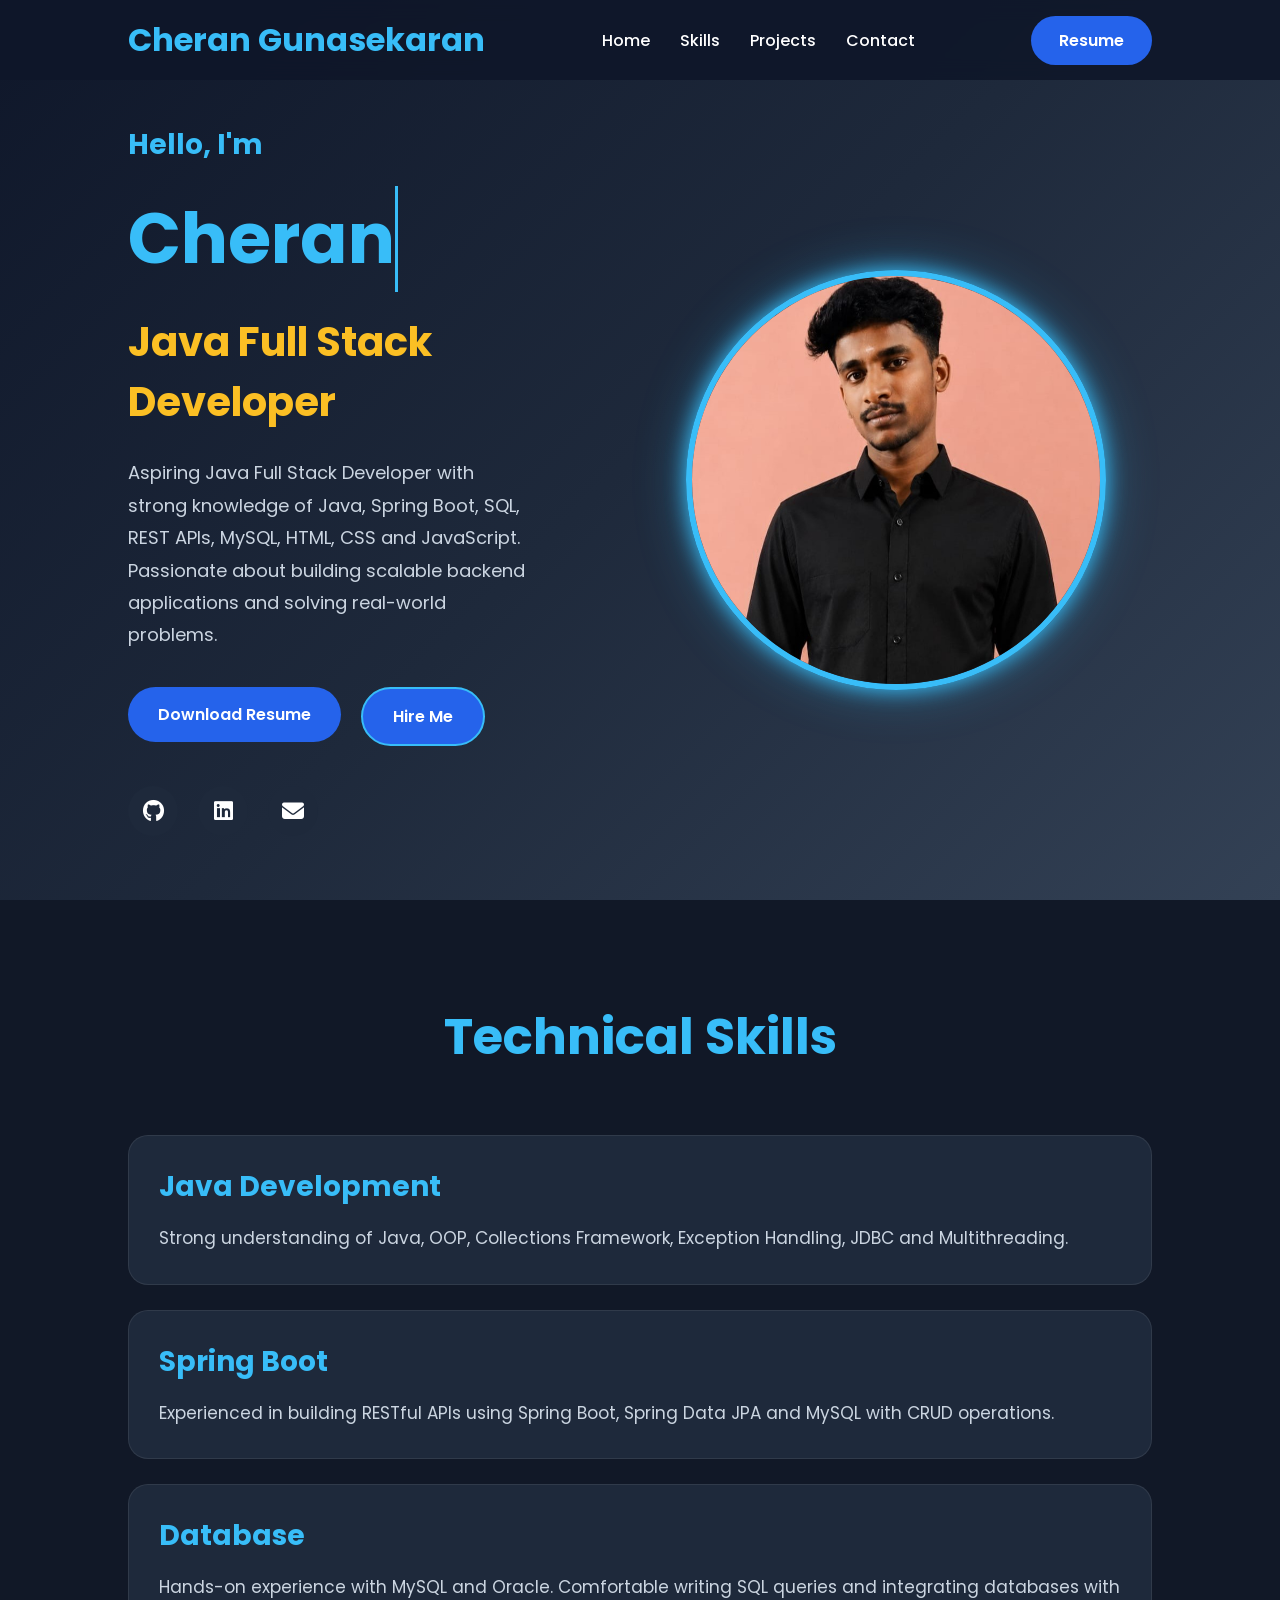
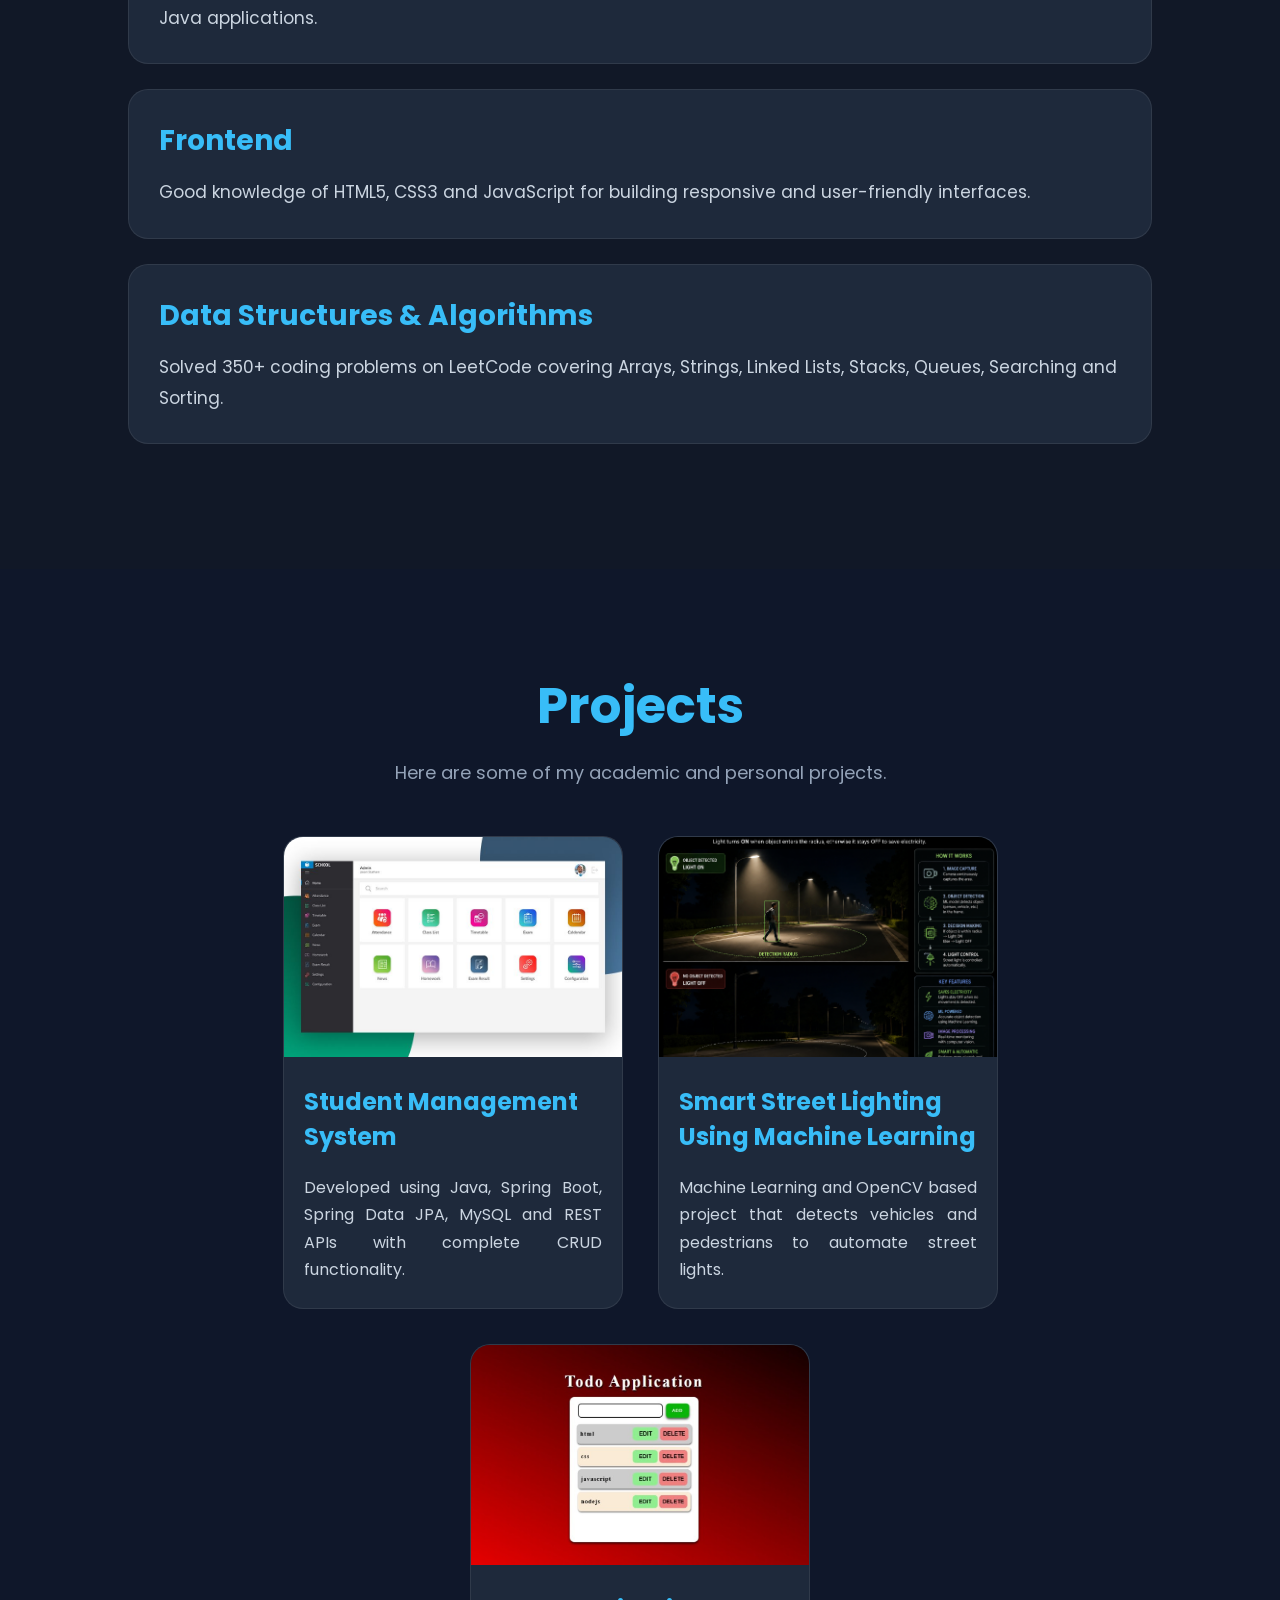
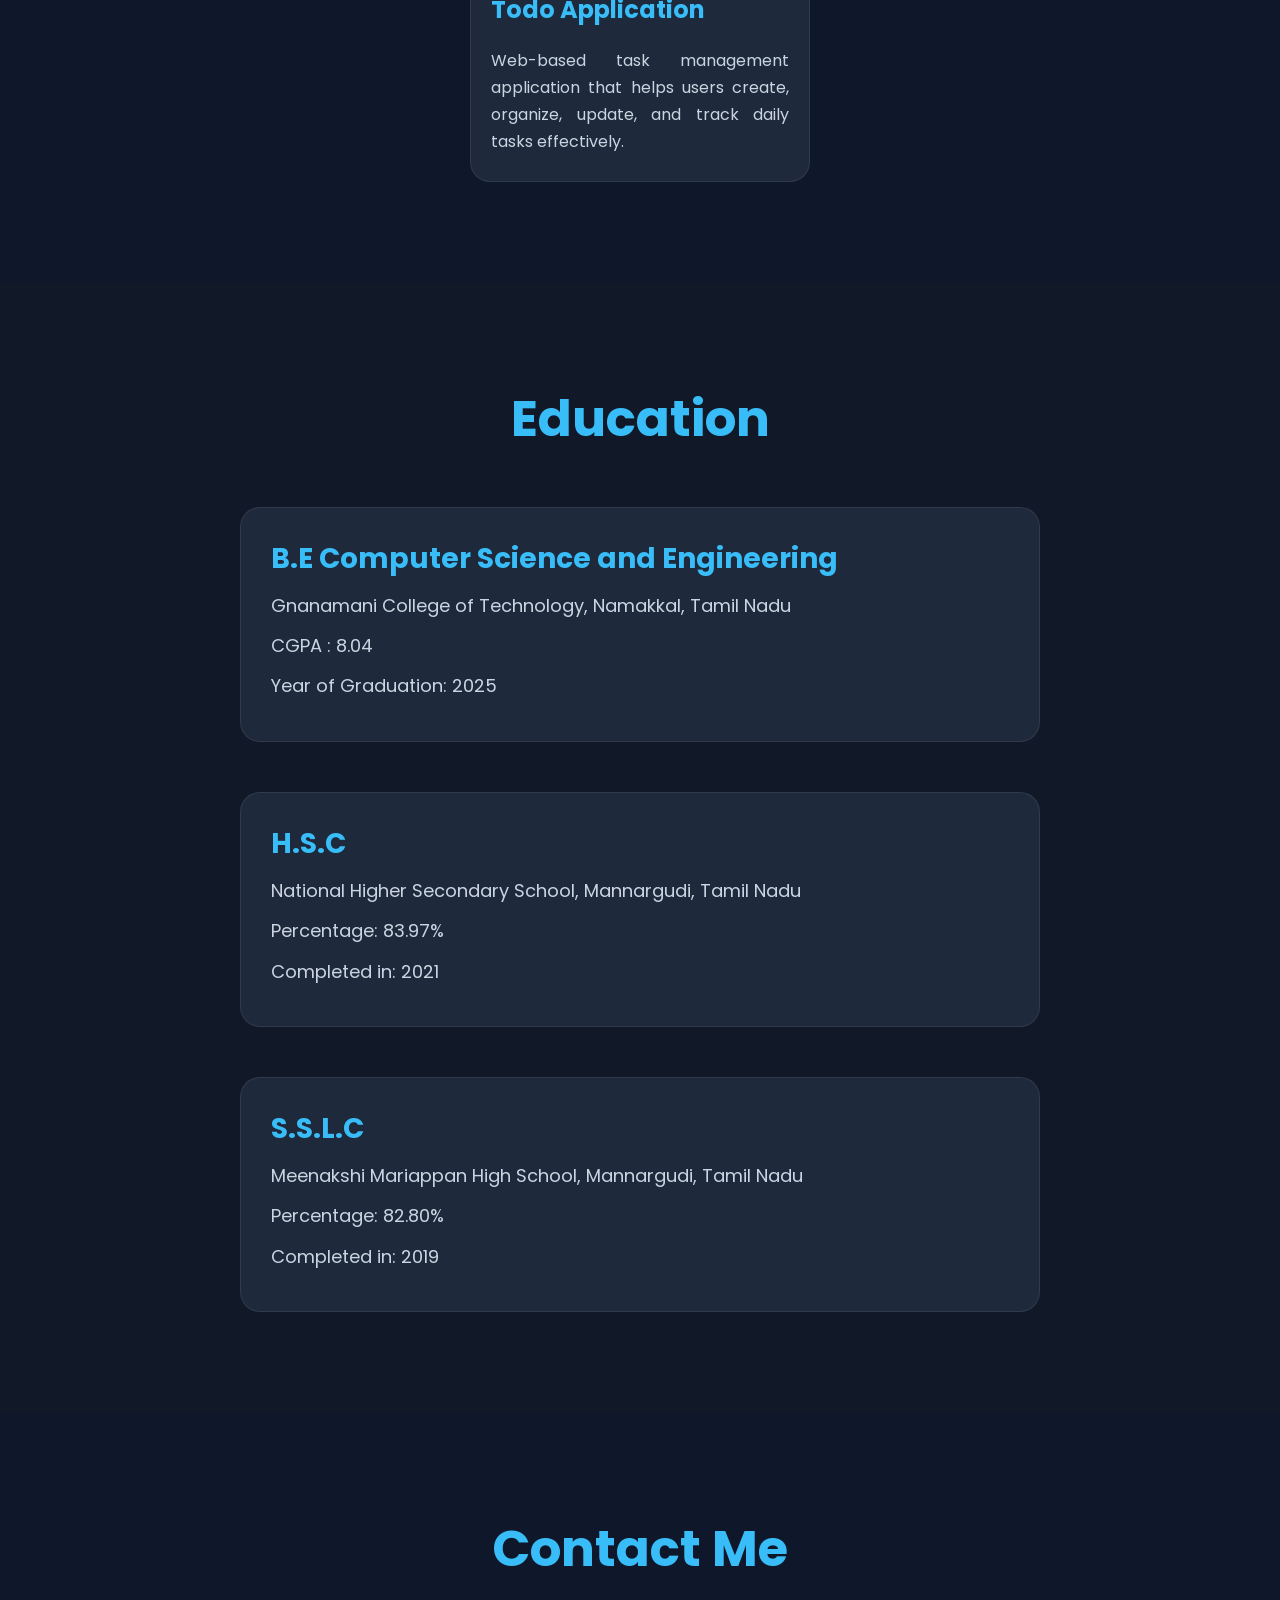
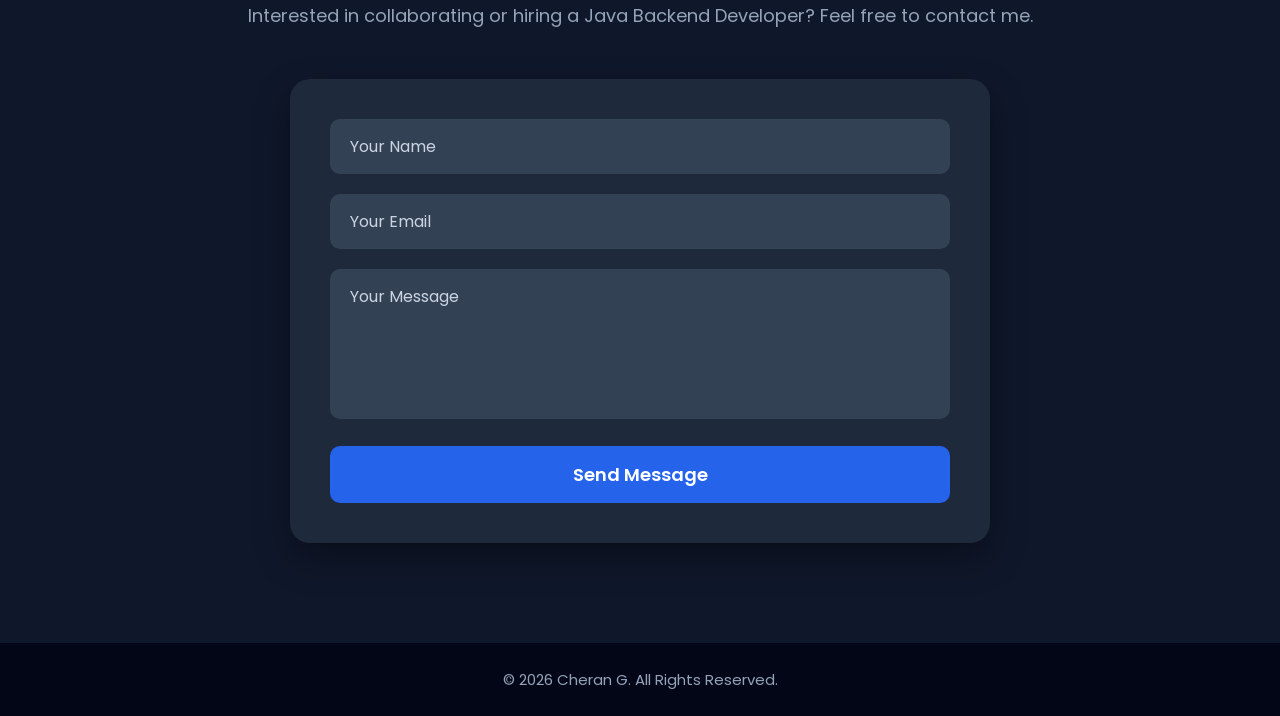
<file: index.html>
<!DOCTYPE html>
<html lang="en">
<head>
    <meta charset="UTF-8">
    <meta name="viewport" content="width=device-width, initial-scale=1.0">
    <title>Cheran G | Java Backend Developer</title>

    <link rel="stylesheet" href="style.css">

    <!-- Font Awesome -->
    <link rel="stylesheet"
    href="https://cdnjs.cloudflare.com/ajax/libs/font-awesome/6.6.0/css/all.min.css">
</head>

<body>

<!-- ================= NAVBAR ================= -->

<nav>

    <h1>Cheran Gunasekaran</h1>

    <ul>

        <li><a href="#home">Home</a></li>
        <li><a href="#about">Skills</a></li>
        <li><a href="#projects">Projects</a></li>
        <li><a href="#contact">Contact</a></li>

    </ul>

    <a href="./documents/che.pdf" target="_blank" download>
        <button>Resume</button>
    </a>

</nav>

<!-- ================= HERO ================= -->

<main id="home">

    <aside class="left">

        <h3>Hello, I'm</h3>

        <h1><span>Cheran G</span></h1>

        <h2>Java Full Stack Developer</h2>

        <p>
            Aspiring Java Full Stack Developer with strong knowledge of Java,
            Spring Boot, SQL, REST APIs, MySQL, HTML, CSS and JavaScript.
            Passionate about building scalable backend applications and
            solving real-world problems.
        </p>

        <div class="buttons">

            <a href="./documents/cheran_full Stack_resume.pdf" target="_blank" download>
                <button>Download Resume</button>
            </a>

            <a href="#contact">
                <button class="contact-btn">Hire Me</button>
            </a>

        </div>

        <div class="social-icons">

            <a href="https://github.com/Cheran0011" target="_blank">
                <i class="fa-brands fa-github"></i>
            </a>

            <a href="https://www.linkedin.com/in/cheran-g-30b924269" target="_blank">
                <i class="fa-brands fa-linkedin"></i>
            </a>

            <a href="mailto:cheranguna@gmail.com">
                <i class="fa-solid fa-envelope"></i>
            </a>

        </div>

    </aside>

    <aside class="right">

        <img src="./images/cr5.jpeg" alt="Cheran">

    </aside>

</main>

<!-- ================= ABOUT ================= -->

<section id="about">

    <h1>Technical Skills</h1>

    <div class="card">

        <h2>Java Development</h2>

        <p>
            Strong understanding of Java, OOP, Collections Framework,
            Exception Handling, JDBC and Multithreading.
        </p>

    </div>

    <div class="card">

        <h2>Spring Boot</h2>

        <p>
            Experienced in building RESTful APIs using Spring Boot,
            Spring Data JPA and MySQL with CRUD operations.
        </p>

    </div>

    <div class="card">

        <h2>Database</h2>

        <p>
            Hands-on experience with MySQL and Oracle. Comfortable
            writing SQL queries and integrating databases with Java
            applications.
        </p>

    </div>

    <div class="card">

        <h2>Frontend</h2>

        <p>
            Good knowledge of HTML5, CSS3 and JavaScript for building
            responsive and user-friendly interfaces.
        </p>

    </div>

    <div class="card">

        <h2>Data Structures & Algorithms</h2>

        <p>
            Solved 350+ coding problems on LeetCode covering Arrays,
            Strings, Linked Lists, Stacks, Queues, Searching and Sorting.
        </p>

    </div>

</section>

<!-- ================= PROJECTS ================= -->

<section id="projects">

    <h1>Projects</h1>

    <p>Here are some of my academic and personal projects.</p>

    <div class="inner">

        <div class="projectcard">

            <img src="./images/sms.jpg" alt="Student Management System">

            <h3>  Student Management System</h3>

            <p>
                Developed using Java, Spring Boot, Spring Data JPA,
                MySQL and REST APIs with complete CRUD functionality.
            </p>

        </div>

        <div class="projectcard">

            <img src="./images/light.png" alt="Street Lighting">

            <h3>Smart Street Lighting Using Machine Learning</h3>

            <p>
                Machine Learning and OpenCV based project that detects
                vehicles and pedestrians to automate street lights.
            </p>

        </div>

        <div class="projectcard">

            <img src="./images/todo.jpg" alt="Street Lighting">

            <h3>Todo Application</h3>

            <p>
                Web-based task management application that helps users create, organize, update, and track daily tasks effectively.
            </p>

        </div>



    </div>

</section>

<!-- ================= EDUCATION ================= -->

<section id="education">

    <h1>Education</h1>

    <div class="card">

        <h2>B.E Computer Science and Engineering</h2>

        <p>Gnanamani College of Technology, Namakkal, Tamil Nadu</p>

        <p>CGPA : 8.04</p>

        <p>Year of Graduation: 2025</p>

    </div>

    <br><br>    

   <div class="card">

        <h2>H.S.C</h2>

        <p>National Higher Secondary School, Mannargudi, Tamil Nadu</p>

        <p>Percentage: 83.97%</p>

        <p>Completed in: 2021</p>

    </div>

    <br><br>    

    <div class="card">

        <h2>S.S.L.C</h2>

        <p>Meenakshi Mariappan High School, Mannargudi, Tamil Nadu</p>

        <p>Percentage: 82.80%</p>

        <p>Completed in: 2019</p>

    </div>

</section>

<!-- ================= CONTACT ================= -->

<section class="contact" id="contact">

    <h1>Contact Me</h1>

    <p>
        Interested in collaborating or hiring a Java Backend Developer?
        Feel free to contact me.
    </p>
    
    <!-- <form>

        <input type="text" placeholder="Your Name">

        <input type="email" placeholder="Your Email">

        <textarea placeholder="Your Message"></textarea>

        <button type="submit">Send Message</button>

    </form> -->

    <form action="https://formspree.io/f/mqevpqrp" method="POST">

    <input type="text"
           name="name"
           placeholder="Your Name"
           required>

    <input type="email"
           name="email"
           placeholder="Your Email"
           required>

    <textarea name="message"
              placeholder="Your Message"
              required></textarea>

    <button type="submit">Send Message</button>

</form>

</section>

<!-- ================= FOOTER ================= -->

<footer class="footer">

    <p>
        © 2026 Cheran G. All Rights Reserved.
    </p>

</footer>

<script src="./app.js"></script>

</body>
</html>
</file>
<file: style.css>
/* Google Font */
@import url('https://fonts.googleapis.com/css2?family=Poppins:wght@300;400;500;600;700;800&display=swap');

/* ===========================
   Global Styles
=========================== */

*{
    margin:0;
    padding:0;
    box-sizing:border-box;
    font-family:'Poppins',sans-serif;
}

html
{
    scroll-behavior:smooth;
}

body{
    background:#0f172a;
    color:#fff;
}

/* ===========================
   Navbar
=========================== */

nav{
    width:100%;
    height:80px;
    padding:0 10%;
    display:flex;
    justify-content:space-between;
    align-items:center;
    position:fixed;
    top:0;
    left:0;
    z-index:1000;

    background:rgba(15,23,42,.9);
    backdrop-filter:blur(10px);
}

nav h1{
    color:#38bdf8;
    font-size:2rem;
    font-weight:700;
}

nav ul{
    display:flex;
    list-style:none;
    gap:30px;
}

nav ul li a{
    color:white;
    text-decoration:none;
    font-weight:500;
    transition:.3s;
    position:relative;
}

nav ul li a:hover{
    color:#38bdf8;
}

nav ul li a::after{

    content:"";
    position:absolute;

    width:0;
    height:2px;

    background:#38bdf8;

    left:0;
    bottom:-5px;

    transition:.3s;
}

nav ul li a:hover::after{
    width:100%;
}

nav button{

    padding:12px 28px;

    border:none;
    border-radius:30px;

    background:#2563eb;
    color:white;

    font-size:16px;
    font-weight:600;

    cursor:pointer;

    transition:.3s;
}

nav button:hover{

    background:#1d4ed8;

    transform:translateY(-2px);
}

/* ===========================
   Hero Section
=========================== */

main{

    min-height:100vh;

    display:flex;
    justify-content:space-between;
    align-items:center;

    padding:120px 10% 60px;

    background:linear-gradient(135deg,#0f172a,#1e293b,#334155);

}

.left{

    flex:1;

}

.left h3{

    color:#38bdf8;

    font-size:28px;

    margin-bottom:20px;

}

.left h1{

    font-size:70px;

    margin-bottom:20px;

    white-space:nowrap;
    overflow:hidden;

    border-right:3px solid #38bdf8;

    width:6ch;

    animation:typing 3s steps(9) infinite alternate;
}

.left span{

    color:#38bdf8;

}

.left h2{

    font-size:40px;

    color:#fbbf24;

    margin-bottom:25px;
}

.left p{

    width:80%;

    color:#cbd5e1;

    line-height:1.8;

    font-size:18px;

    margin-bottom:35px;
}

/* Buttons */

.buttons{

    display:flex;

    gap:20px;

    margin-bottom:40px;
}

.buttons button{

    padding:15px 30px;

    border:none;

    border-radius:30px;

    font-size:16px;

    font-weight:600;

    cursor:pointer;

    transition:.3s;
}

.buttons button:first-child{

    background:#2563eb;

    color:white;
}

.buttons button:first-child:hover{

    background:#1d4ed8;

    transform:translateY(-5px);
}

.contact-btn{

    background:transparent;

    border:2px solid #38bdf8 !important;

    color:#38bdf8;
}

.contact-btn:hover{

    background:#38bdf8;

    color:#0f172a;

    transform:translateY(-5px);
}

/* Social Icons */

.social-icons{

    display:flex;

    gap:20px;
}

.social-icons a{

    width:50px;
    height:50px;

    border-radius:50%;

    display:flex;
    justify-content:center;
    align-items:center;

    background:#1e293b;

    color:white;

    text-decoration:none;

    font-size:22px;

    transition:.3s;
}

.social-icons a:hover{

    background:#38bdf8;

    color:#0f172a;

    transform:translateY(-6px);
}

/* ===========================
   Right Section
=========================== */

.right{

    flex:1;

    display:flex;

    justify-content:center;

    align-items:center;
}

.right img{

    width:420px;
    height:420px;

    border-radius:50%;

    object-fit:cover;

    border:6px solid #38bdf8;

    box-shadow:
    0 0 20px #38bdf8,
    0 0 50px rgba(56,189,248,.4);

    transition:.5s;
}

.right img:hover{

    transform:scale(1.05);
}

/* ===========================
   Typing Animation
=========================== */

@keyframes typing{

    from{

        width:0;

    }

    to{

        width:9ch;

    }

}

/* ===========================
   About / Skills Section
=========================== */

#about{
    padding:100px 10%;
    background:#111827;
}

#about h1{
    text-align:center;
    font-size:50px;
    color:#38bdf8;
    margin-bottom:60px;
}

.card{

    width:100%;

    background:#1e293b;

    padding:30px;

    margin:25px 0;

    border-radius:20px;

    transition:.4s;

    border:1px solid rgba(255,255,255,.08);

    cursor:pointer;
}

.card:hover{

    transform:translateY(-10px);

    box-shadow:0 15px 35px rgba(56,189,248,.25);

    border-color:#38bdf8;
}

.card h2{

    color:#38bdf8;

    margin-bottom:15px;

    font-size:28px;
}

.card p{

    color:#cbd5e1;

    line-height:1.8;

    font-size:17px;
}


/* ===========================
   Projects Section
=========================== */

#projects{

    padding:100px 10%;

    background:#0f172a;
}

#projects h1{

    text-align:center;

    color:#38bdf8;

    font-size:50px;

    margin-bottom:15px;
}

#projects>p{

    text-align:center;

    color:#94a3b8;

    margin-bottom:50px;

    font-size:18px;
}

.inner{

    display:flex;

    justify-content:center;

    flex-wrap:wrap;

    gap:35px;
}

.projectcard{

    width:340px;

    background:#1e293b;

    border-radius:20px;

    overflow:hidden;

    transition:.4s;

    border:1px solid rgba(255,255,255,.08);

    cursor:pointer;
}

.projectcard:hover{

    transform:translateY(-12px);

    box-shadow:0 20px 40px rgba(56,189,248,.25);

    border-color:#38bdf8;
}

.projectcard img{

    width:100%;

    height:220px;

    object-fit:cover;
}

.projectcard h3{

    color:#38bdf8;

    margin:20px;

    font-size:24px;
}

.projectcard p{

    margin:0 20px 25px;

    color:#cbd5e1;

    line-height:1.7;

    text-align:justify;
}


/* ===========================
   Education Section
=========================== */

#education{

    padding:100px 10%;

    background:#111827;
}

#education h1{

    text-align:center;

    font-size:50px;

    color:#38bdf8;

    margin-bottom:50px;
}

#education .card{

    max-width:800px;

    margin:auto;
}

#education h2{

    color:#38bdf8;

    margin-bottom:10px;
}

#education p{

    color:#cbd5e1;

    font-size:18px;

    margin-bottom:8px;
}

/* ==========================================
   CONTACT SECTION
========================================== */

.contact{
    padding:100px 10%;
    background:#0f172a;
}

.contact h1{
    text-align:center;
    font-size:50px;
    color:#38bdf8;
    margin-bottom:15px;
}

.contact>p{
    text-align:center;
    color:#94a3b8;
    margin-bottom:50px;
    font-size:18px;
}

.contact form{

    max-width:700px;

    margin:auto;

    background:#1e293b;

    padding:40px;

    border-radius:20px;

    box-shadow:0 15px 35px rgba(0,0,0,.35);
}

.contact input,
.contact textarea{

    width:100%;

    padding:15px 20px;

    margin-bottom:20px;

    border:none;

    border-radius:10px;

    outline:none;

    background:#334155;

    color:white;

    font-size:16px;
}

.contact input::placeholder,
.contact textarea::placeholder{

    color:#cbd5e1;
}

.contact textarea{

    resize:none;

    height:150px;
}

.contact button{

    width:100%;

    padding:15px;

    background:#2563eb;

    color:white;

    border:none;

    border-radius:10px;

    font-size:18px;

    font-weight:600;

    cursor:pointer;

    transition:.3s;
}

.contact button:hover{

    background:#1d4ed8;

    transform:translateY(-3px);
}


/* ==========================================
   FOOTER
========================================== */

.footer{

    background:#020617;

    padding:25px;

    text-align:center;
}

.footer p{

    color:#94a3b8;

    font-size:15px;
}


/* ==========================================
   SCROLLBAR
========================================== */

::-webkit-scrollbar{

    width:10px;
}

::-webkit-scrollbar-track{

    background:#0f172a;
}

::-webkit-scrollbar-thumb{

    background:#38bdf8;

    border-radius:20px;
}

::-webkit-scrollbar-thumb:hover{

    background:#0ea5e9;
}


/* ==========================================
   SELECTION COLOR
========================================== */

::selection{

    background:#38bdf8;

    color:#fff;
}


/* ==========================================
   RESPONSIVE
========================================== */

@media(max-width:992px){

    nav{

        padding:0 5%;
    }

    nav ul{

        gap:18px;
    }

    main{

        flex-direction:column-reverse;

        text-align:center;

        padding-top:120px;
    }

    .left{

        width:100%;
    }

    .left p{

        width:100%;
    }

    .buttons{

        justify-content:center;
    }

    .social-icons{

        justify-content:center;
    }

    .right{

        margin-bottom:50px;
    }

    .right img{

        width:320px;

        height:320px;
    }

}


@media(max-width:768px){

    nav{

        height:70px;
    }

    nav ul{

        display:none;
    }

    nav h1{

        font-size:30px;
    }

    .left h1{

        font-size:45px;
    }

    .left h2{

        font-size:28px;
    }

    .left h3{

        font-size:24px;
    }

    .left p{

        font-size:16px;
    }

    #about h1,
    #projects h1,
    #education h1,
    .contact h1{

        font-size:38px;
    }

    .card{

        padding:25px;
    }

    .projectcard{

        width:100%;
    }

    .right img{

        width:260px;

        height:260px;
    }

}


@media(max-width:480px){

    nav{

        padding:0 20px;
    }

    nav button{

        display:none;
    }

    .buttons{

        flex-direction:column;
    }

    .buttons button{

        width:100%;
    }

    .contact form{

        padding:25px;
    }

}


/* ==========================================
   FADE ANIMATION
========================================== */

@keyframes fadeUp{

    from{

        opacity:0;

        transform:translateY(40px);
    }

    to{

        opacity:1;

        transform:translateY(0);
    }

}

.card,
.projectcard,
.contact form{

    animation:fadeUp .8s ease;
}

nav ul li a.active{
    color:#38bdf8;
}
</file>
